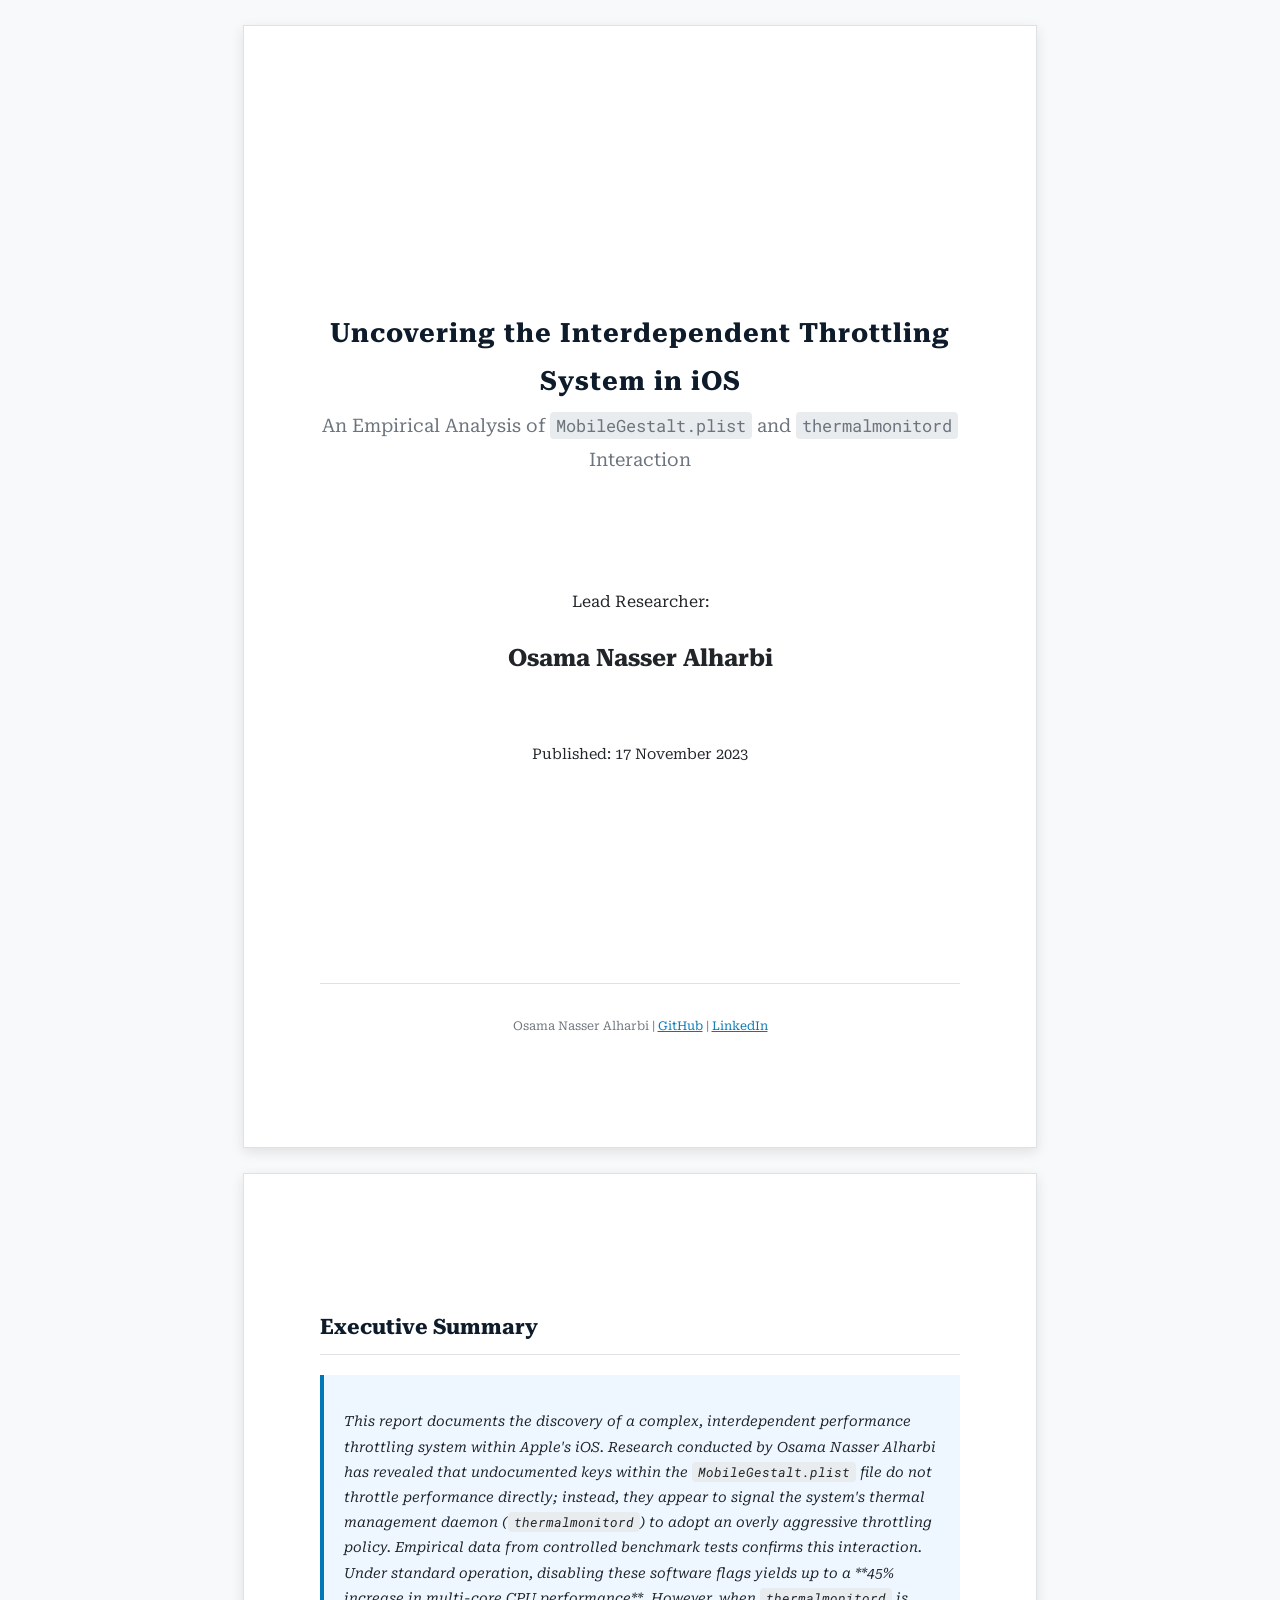
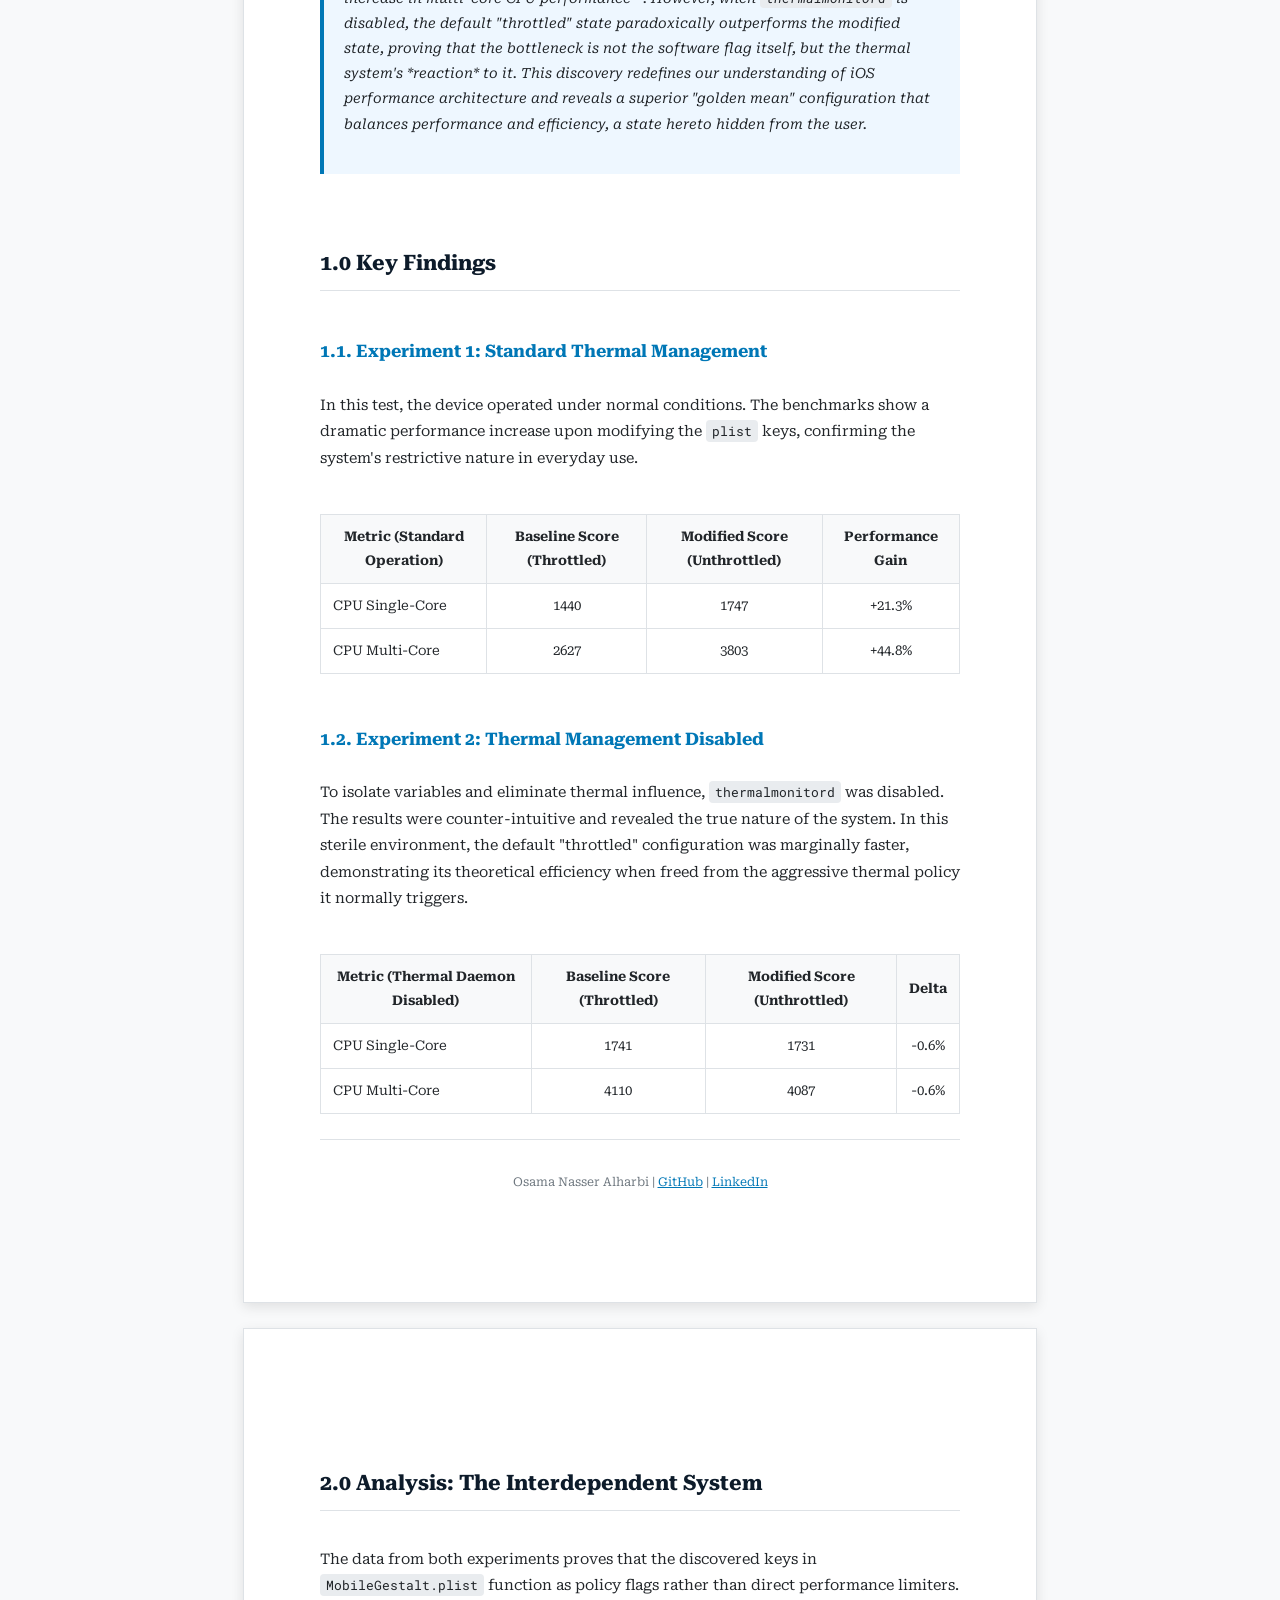
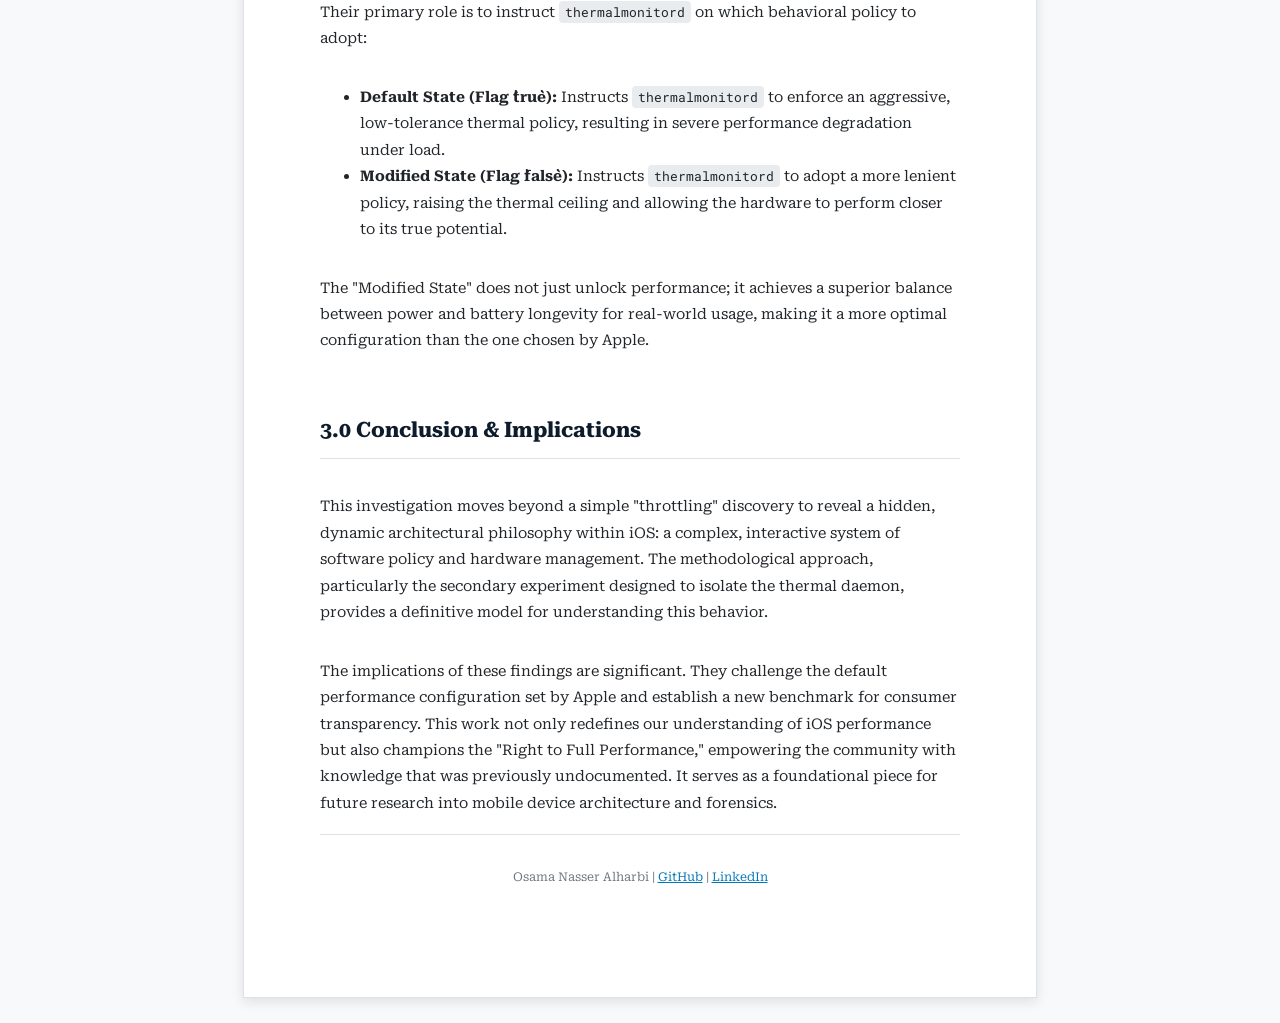
<file: Index.html>
<!DOCTYPE html>
<html lang="en">
<head>
    <meta charset="UTF-8">
    <title>Definitive Report: The Interdependent iOS Throttling System - by Osama Nasser Alharbi</title>
    <link rel="preconnect" href="https://fonts.googleapis.com">
    <link rel="preconnect" href="https://fonts.gstatic.com" crossorigin>
    <link href="https://fonts.googleapis.com/css2?family=Roboto+Serif:opsz,wght@8..144,400;8..144,700&family=Roboto+Mono:wght@400;700&display=swap" rel="stylesheet">
    <style>
        :root {
            --bg-color: #ffffff; --text-color: #212529; --heading-color: #0d1b2a;
            --primary-accent: #0077b6; --border-color: #dee2e6;
            --font-heading: 'Roboto Serif', serif; --font-body: 'Roboto Serif', serif; --font-code: 'Roboto Mono', monospace;
            --gain-positive: #198754; --loss-negative: #dc3545;
        }
        @media print {
            body { -webkit-print-color-adjust: exact; print-color-adjust: exact; }
            .page-container { page-break-after: always; margin: 0; box-shadow: none !important; border: 1px solid var(--border-color) !important; }
        }
        body { background-color: #f8f9fa; color: var(--text-color); font-family: var(--font-body); line-height: 1.8; margin: 0; padding: 0; font-size: 11pt; }
        .page-container { background-color: var(--bg-color); padding: 2.5cm 2cm; min-height: 29.7cm; height: auto; width: 21cm; box-sizing: border-box; display: flex; flex-direction: column; margin: 25px auto; border: 1px solid var(--border-color); box-shadow: 0 4px 12px rgba(0,0,0,0.1); }
        .report-header h1 { font-family: var(--font-heading); font-size: 20pt; color: var(--heading-color); margin: 0; letter-spacing: 1px; text-align:center; }
        h3 { font-family: var(--font-heading); font-size: 16pt; color: var(--heading-color); border-bottom: 1px solid var(--border-color); padding-bottom: 8px; margin: 40px 0 20px 0; }
        h4 { font-family: var(--font-heading); font-size: 13pt; font-weight: 700; color: var(--primary-accent); margin: 25px 0 10px 0; }
        p, ul { margin-bottom: 1.2em; }
        code { font-family: var(--font-code); background-color: #e9ecef; padding: 2px 6px; border-radius: 4px; font-size: 0.9em; }
        table { width: 100%; border-collapse: collapse; margin: 25px 0; font-size: 10pt; }
        th, td { border: 1px solid var(--border-color); padding: 10px 12px; text-align: center; }
        th { background-color: #f8f9fa; font-family: var(--font-heading); font-weight: 700; }
        td:first-child { text-align: left; }
        .abstract { background-color: #eef7ff; border-left: 4px solid var(--primary-accent); padding: 20px; margin-bottom: 30px; font-size: 10.5pt; font-style: italic; }
        .page-footer { text-align:center; margin-top:auto; padding-top:20px; font-size:9pt; color:#6c757d; border-top:1px solid var(--border-color); }
    </style>
</head>
<body>

<!-- PAGE 1: COVER PAGE -->
<div class="page-container">
    <div class="report-header" style="border:none; margin-top: 5cm; text-align:center;">
        <h1>Uncovering the Interdependent Throttling System in iOS</h1>
        <h2 style="font-family: var(--font-heading); font-size: 14pt; color: #6c757d; font-weight: 400; margin-top: 5px;">An Empirical Analysis of <code>MobileGestalt.plist</code> and <code>thermalmonitord</code> Interaction</h2>
        <br><br><br>
        <p style="font-size:12pt;">Lead Researcher:</p>
        <h2 style="font-size:18pt; color:#212529;">Osama Nasser Alharbi</h2>
        <br>
        <p>Published: 17 November 2023</p>
    </div>
    <div class="page-footer">
        <p>Osama Nasser Alharbi | <a href="https://github.com/1EDDD" style="color:var(--primary-accent);">GitHub</a> | <a href="https://www.linkedin.com/in/osama-nasser-alharbi-5ba181392" style="color:var(--primary-accent);">LinkedIn</a></p>
    </div>
</div>

<!-- PAGE 2: ABSTRACT AND FINDINGS -->
<div class="page-container">
    <h3>Executive Summary</h3>
    <div class="abstract">
        <p>This report documents the discovery of a complex, interdependent performance throttling system within Apple's iOS. Research conducted by Osama Nasser Alharbi has revealed that undocumented keys within the <code>MobileGestalt.plist</code> file do not throttle performance directly; instead, they appear to signal the system's thermal management daemon (<code>thermalmonitord</code>) to adopt an overly aggressive throttling policy. Empirical data from controlled benchmark tests confirms this interaction. Under standard operation, disabling these software flags yields up to a **45% increase in multi-core CPU performance**. However, when <code>thermalmonitord</code> is disabled, the default "throttled" state paradoxically outperforms the modified state, proving that the bottleneck is not the software flag itself, but the thermal system's *reaction* to it. This discovery redefines our understanding of iOS performance architecture and reveals a superior "golden mean" configuration that balances performance and efficiency, a state hereto hidden from the user.</p>
    </div>
    
    <h3>1.0 Key Findings</h3>
    <h4>1.1. Experiment 1: Standard Thermal Management</h4>
    <p>In this test, the device operated under normal conditions. The benchmarks show a dramatic performance increase upon modifying the <code>plist</code> keys, confirming the system's restrictive nature in everyday use.</p>
    <table>
        <thead><tr><th>Metric (Standard Operation)</th><th>Baseline Score (Throttled)</th><th>Modified Score (Unthrottled)</th><th>Performance Gain</th></tr></thead>
        <tbody>
            <tr><td>CPU Single-Core</td><td>1440</td><td>1747</td><td class="gain-positive">+21.3%</td></tr>
            <tr><td>CPU Multi-Core</td><td>2627</td><td>3803</td><td class="gain-positive">+44.8%</td></tr>
        </tbody>
    </table>
    
    <h4>1.2. Experiment 2: Thermal Management Disabled</h4>
    <p>To isolate variables and eliminate thermal influence, <code>thermalmonitord</code> was disabled. The results were counter-intuitive and revealed the true nature of the system. In this sterile environment, the default "throttled" configuration was marginally faster, demonstrating its theoretical efficiency when freed from the aggressive thermal policy it normally triggers.</p>
     <table>
        <thead><tr><th>Metric (Thermal Daemon Disabled)</th><th>Baseline Score (Throttled)</th><th>Modified Score (Unthrottled)</th><th>Delta</th></tr></thead>
        <tbody>
            <tr><td>CPU Single-Core</td><td>1741</td><td>1731</td><td class="loss-negative">-0.6%</td></tr>
            <tr><td>CPU Multi-Core</td><td>4110</td><td>4087</td><td class="loss-negative">-0.6%</td></tr>
        </tbody>
    </table>
     <div class="page-footer">
        <p>Osama Nasser Alharbi | <a href="https://github.com/1EDDD" style="color:var(--primary-accent);">GitHub</a> | <a href="https://www.linkedin.com/in/osama-nasser-alharbi-5ba181392" style="color:var(--primary-accent);">LinkedIn</a></p>
    </div>
</div>

<!-- PAGE 3: CONCLUSION -->
<div class="page-container">
    <h3>2.0 Analysis: The Interdependent System</h3>
    <p>The data from both experiments proves that the discovered keys in <code>MobileGestalt.plist</code> function as policy flags rather than direct performance limiters. Their primary role is to instruct <code>thermalmonitord</code> on which behavioral policy to adopt:</p>
    <ul>
        <li><b>Default State (Flag `true`):</b> Instructs <code>thermalmonitord</code> to enforce an aggressive, low-tolerance thermal policy, resulting in severe performance degradation under load.</li>
        <li><b>Modified State (Flag `false`):</b> Instructs <code>thermalmonitord</code> to adopt a more lenient policy, raising the thermal ceiling and allowing the hardware to perform closer to its true potential.</li>
    </ul>
    <p>The "Modified State" does not just unlock performance; it achieves a superior balance between power and battery longevity for real-world usage, making it a more optimal configuration than the one chosen by Apple.</p>

    <h3>3.0 Conclusion & Implications</h3>
    <p>This investigation moves beyond a simple "throttling" discovery to reveal a hidden, dynamic architectural philosophy within iOS: a complex, interactive system of software policy and hardware management. The methodological approach, particularly the secondary experiment designed to isolate the thermal daemon, provides a definitive model for understanding this behavior.</p>
    <p>The implications of these findings are significant. They challenge the default performance configuration set by Apple and establish a new benchmark for consumer transparency. This work not only redefines our understanding of iOS performance but also champions the "Right to Full Performance," empowering the community with knowledge that was previously undocumented. It serves as a foundational piece for future research into mobile device architecture and forensics.</p>
    
    <div class="page-footer">
        <p>Osama Nasser Alharbi | <a href="https://github.com/1EDDD" style="color:var(--primary-accent);">GitHub</a> | <a href="https://www.linkedin.com/in/osama-nasser-alharbi-5ba181392" style="color:var(--primary-accent);">LinkedIn</a></p>
    </div>
</div>
</body>
</html>
</file>
